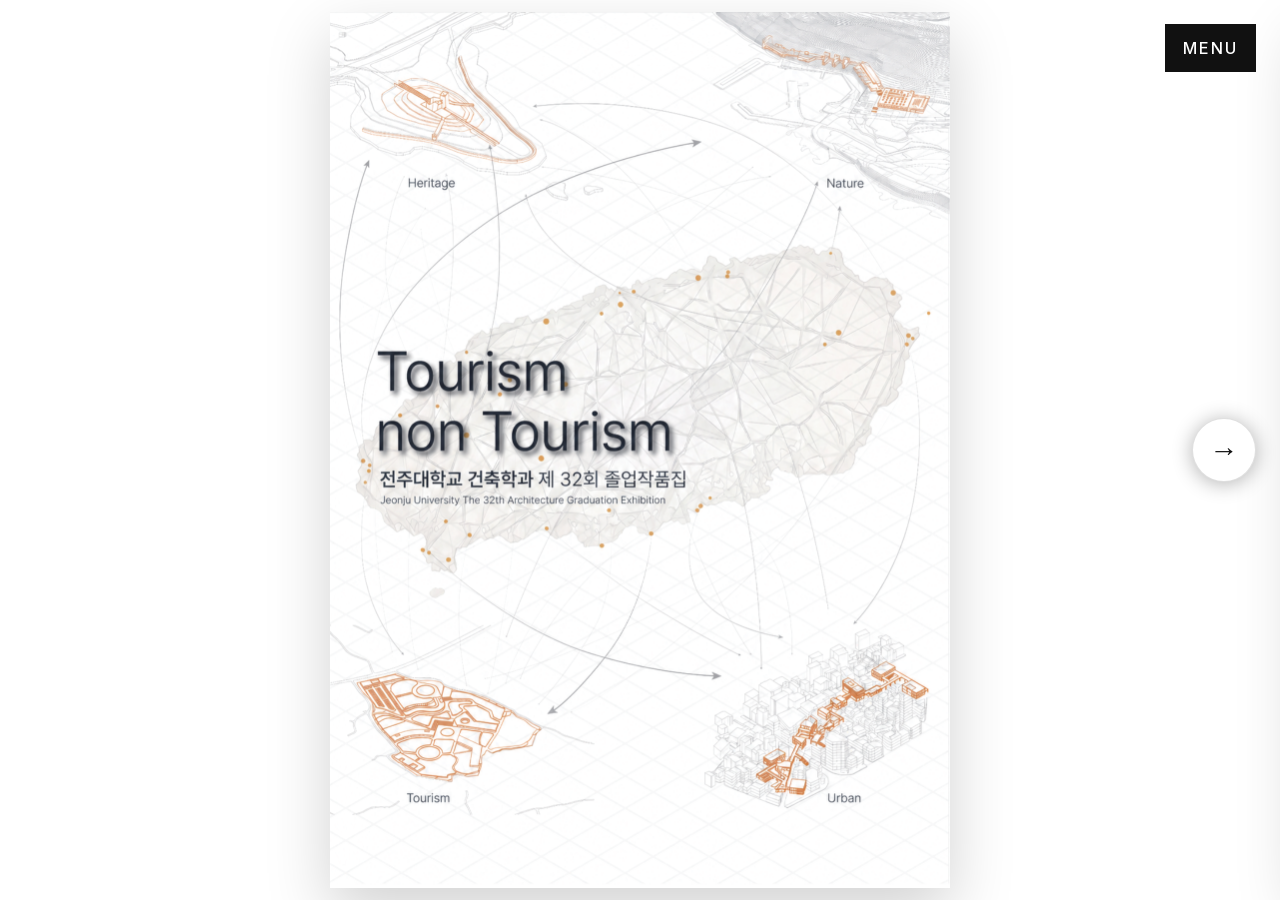
<file: works.html>
<!DOCTYPE html>
<html lang="ko">
<head>
  <meta charset="UTF-8" />
  <meta name="viewport" content="width=device-width, initial-scale=1.0" />
  <title>Works — 2026 Graduation Exhibition</title>
<link rel="stylesheet" href="styles.css" />
</head>
<body class="works-page">
  <header class="floating-header">
    <button class="menu-toggle" type="button" aria-expanded="false" aria-controls="site-nav">MENU</button>
    <nav id="site-nav" class="side-nav" aria-label="주요 메뉴">
      <a href="index.html">HOME</a>
      <a href="celebration.html">CELEBRATION</a>
      <a href="works.html">WORKS</a>
      <div class="sub-links">
        <a href="works.html#page-4">LIM YONGMIN</a>
        <a href="works.html#page-43">YANG MYOUNGSEOK</a>
        <a href="works.html#page-71">LEE CHANGSOO</a>
        <a href="works.html#page-112">EUN HOSEOK</a>
      </div>
    </nav>
  </header>

  <button class="nav-arrow nav-prev" disabled>←</button>
  <button class="nav-arrow nav-next">→</button>

  <main>
    <div class="h-stage">
      <div class="h-track">
        <div class="slide"><img alt="" class="slide-image" /></div>
        <div class="slide"><img alt="" class="slide-image" /></div>
        <div class="slide"><img alt="" class="slide-image" /></div>
      </div>
    </div>
  </main>

  <script>
    const menuToggle = document.querySelector('.menu-toggle');
    const sideNav = document.querySelector('.side-nav');
    menuToggle.addEventListener('click', () => {
      const expanded = menuToggle.getAttribute('aria-expanded') === 'true';
      menuToggle.setAttribute('aria-expanded', String(!expanded));
      sideNav.classList.toggle('is-open');
    });
    document.querySelectorAll('.side-nav a').forEach(link => {
      link.addEventListener('click', () => {
        sideNav.classList.remove('is-open');
        menuToggle.setAttribute('aria-expanded', 'false');
      });
    });
  </script>
  <script src="fullscroll-h.js"></script>
</body>
</html>
</file>
<file: styles.css>
@font-face {
  font-family: 'Inter';
  font-style: normal;
  font-weight: 500 700;
  font-display: swap;
  src: url('assets/fonts/inter-latin-ext.woff2') format('woff2');
  unicode-range: U+0100-02BA, U+02BD-02C5, U+02C7-02CC, U+02CE-02D7, U+02DD-02FF, U+0304, U+0308, U+0329, U+1D00-1DBF, U+1E00-1E9F, U+1EF2-1EFF, U+2020, U+20A0-20AB, U+20AD-20C0, U+2113, U+2C60-2C7F, U+A720-A7FF;
}
@font-face {
  font-family: 'Inter';
  font-style: normal;
  font-weight: 500 700;
  font-display: swap;
  src: url('assets/fonts/inter-latin.woff2') format('woff2');
  unicode-range: U+0000-00FF, U+0131, U+0152-0153, U+02BB-02BC, U+02C6, U+02DA, U+02DC, U+0304, U+0308, U+0329, U+2000-206F, U+20AC, U+2122, U+2191, U+2193, U+2212, U+2215, U+FEFF, U+FFFD;
}
:root { --bg: #111; }
* { box-sizing: border-box; }
html, body { margin: 0; width: 100%; height: 100%; overflow: hidden; background: #fff; }
body { font-family: 'Inter', Pretendard, system-ui, sans-serif; }
.panel {
  height: 100vh;
  display: flex;
  align-items: center;
  justify-content: center;
  position: relative;
  padding: 12px;
  background: #fff;
}
.image-panel { background: #111; }.neutral-panel { background: #fff; }
.white-panel { background: #fff; }
.cover-panel { padding: 0; }
.v-scroll-wrap { display: flex; flex-direction: column; will-change: transform; transition: transform 0.3s cubic-bezier(0.4, 0, 0.2, 1); }
.v-scroll-wrap .panel { flex-shrink: 0; }
.works-page main { overflow: hidden; width: 100vw; height: 100vh; }
.h-stage { position: relative; width: 100vw; height: 100vh; overflow: hidden; background: #fff; }
.h-track { display: flex; width: 300vw; height: 100vh; transform: translateX(-100vw); will-change: transform; }
.h-track.is-animating { transition: transform 0.3s cubic-bezier(0.4, 0, 0.2, 1); }
.h-track .slide { width: 100vw; height: 100vh; flex-shrink: 0; display: flex; align-items: center; justify-content: center; padding: 12px; }
.h-track .slide-image { max-width: 100%; max-height: 100%; width: auto; height: auto; object-fit: contain; box-shadow: 0 24px 60px rgba(0,0,0,0.18); }
.nav-arrow {
  position: fixed;
  top: calc(50vh - min(36px, 2.5vw));
  width: min(72px, 5vw);
  height: min(72px, 5vw);
  border-radius: 50%;
  background: #fff;
  box-shadow: 0 2px 20px rgba(0,0,0,0.3);
  border: 1px solid rgba(0,0,0,0.12);
  color: #111;
  font-size: min(1.8rem, 2.5vw);
  cursor: pointer;
  z-index: 50;
  display: flex;
  align-items: center;
  justify-content: center;
  transition: opacity 0.2s;
}
.nav-arrow:disabled { opacity: 0; pointer-events: none; }
.nav-prev { left: min(24px, 2vw); }
.nav-next { right: min(24px, 2vw); }
.cover-panel .image-wrap { width: 100%; height: 100%; max-width: none; max-height: none; display: block; }
.cover-panel .panel-image { width: 100%; height: 100%; max-width: none; max-height: none; object-fit: cover; box-shadow: none; }
.image-wrap {
  position: relative;
  display: inline-block;
  max-width: min(97vw, 1800px);
  max-height: 97vh;
}
.panel-image {
  display: block;
  max-width: 100%;
  max-height: 97vh;
  width: auto;
  height: auto;
  object-fit: contain;
  box-shadow: 0 24px 60px rgba(0,0,0,0.18);
}
.top-overlay-buttons {
  position: absolute;
  top: 0;
  left: 0;
  width: 100%;
  height: 10%;
  display: flex;
  z-index: 5;
}
.overlay-button {
  display: block;
  width: 50%;
  height: 100%;
  background: transparent;
}
.floating-header {
  position: fixed;
  top: min(24px, 2vw);
  right: min(24px, 2vw);
  z-index: 50;
  display: flex;
  flex-direction: column;
  align-items: flex-end;
  gap: 12px;
}
.menu-toggle {
  border: none;
  background: #111;
  color: #fff;
  padding: min(14px, 1.5vw) min(18px, 2vw);
  font: inherit;
  font-size: min(1rem, 2vw);
  letter-spacing: 0.12em;
  cursor: pointer;
}
.side-nav {
  display: flex;
  flex-direction: column;
  gap: 10px;
  background: rgba(17,17,17,0.96);
  padding: 18px;
  min-width: 180px;
  transform: translateY(-8px);
  opacity: 0;
  pointer-events: none;
  transition: 180ms ease;
}
.side-nav.is-open { transform: translateY(0); opacity: 1; pointer-events: auto; }
.side-nav a { color: #fff; text-decoration: none; font-size: 0.95rem; letter-spacing: 0.08em; }
.side-nav .sub-links { display: flex; flex-direction: column; gap: 6px; padding-left: 14px; border-left: 1px solid rgba(255,255,255,0.2); margin-top: 2px; }
.side-nav .sub-links a { font-size: 0.78rem; opacity: 0.7; letter-spacing: 0.05em; }
@media (max-width: 900px) {
  .floating-header { top: 16px; right: 16px; }
  .panel { padding: 8px; }
  .image-wrap,
  .panel-image { max-width: 100%; max-height: 100%; }
}
</file>
